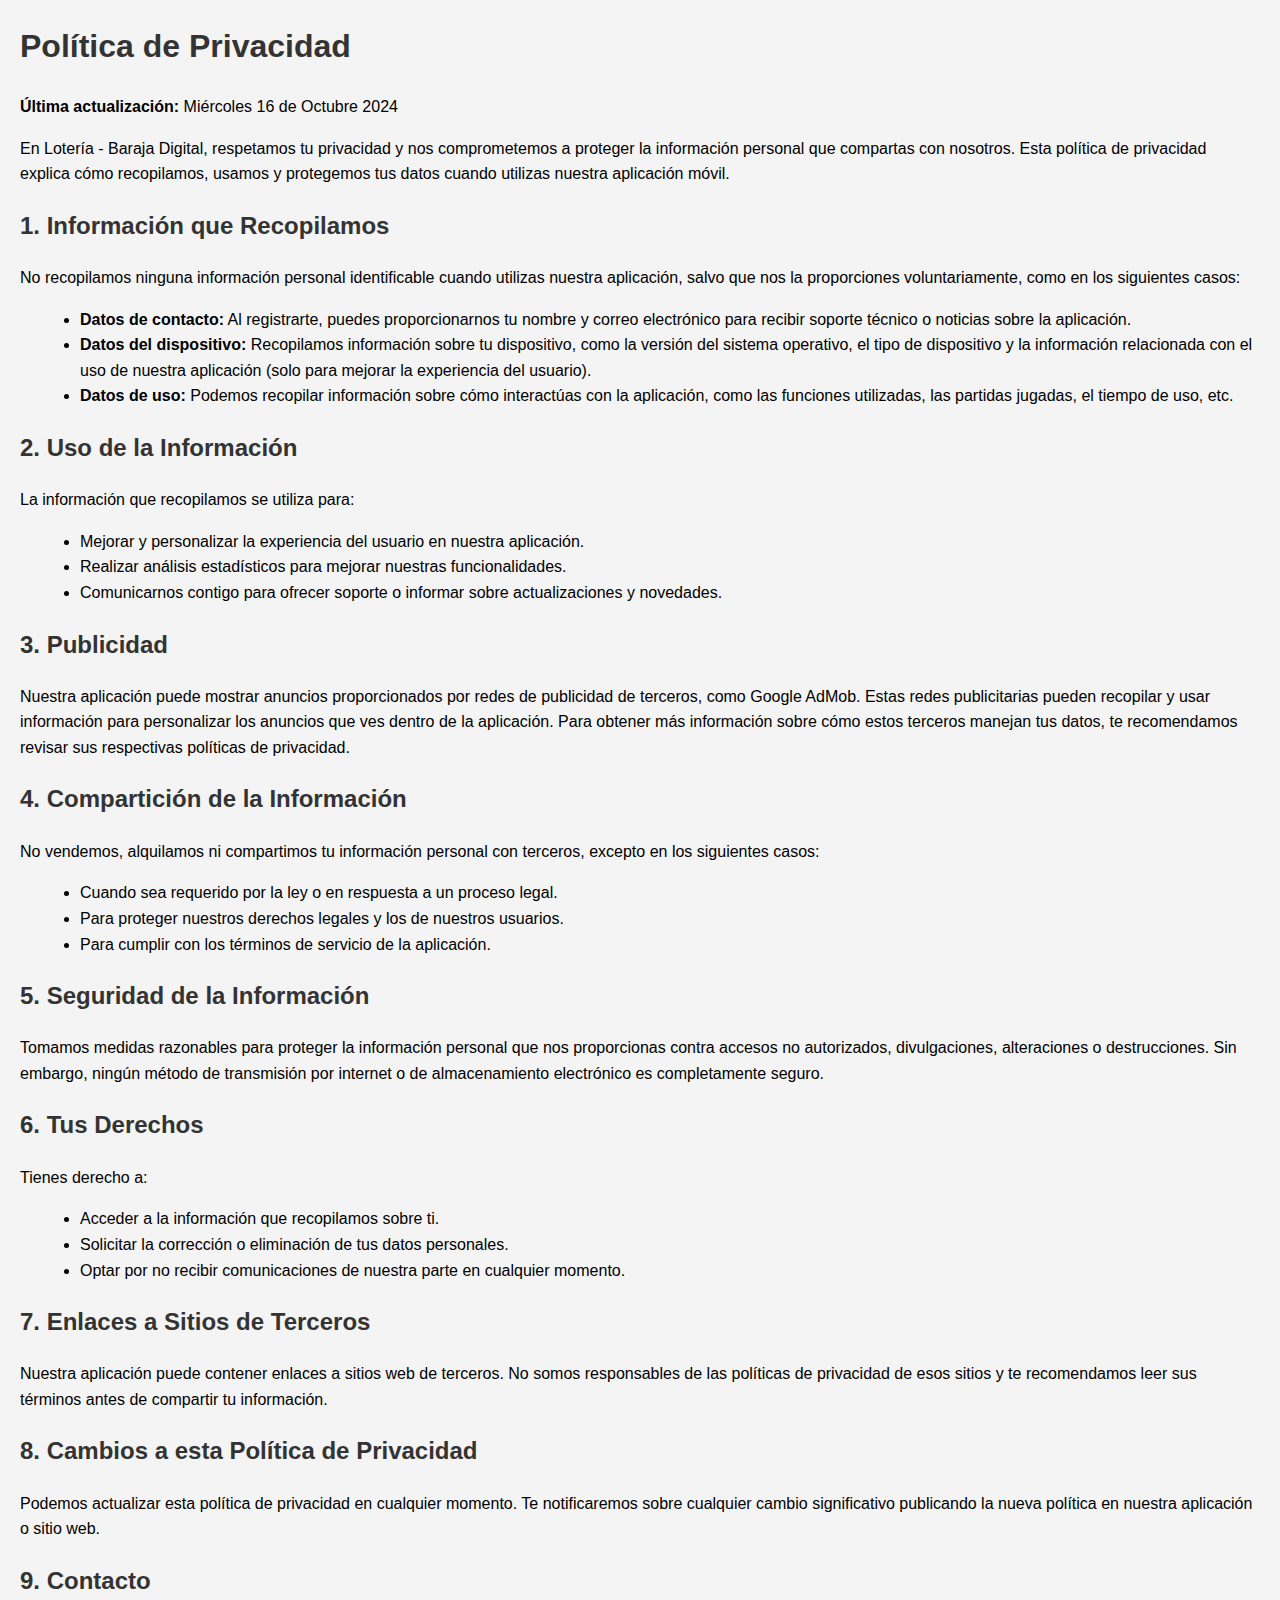
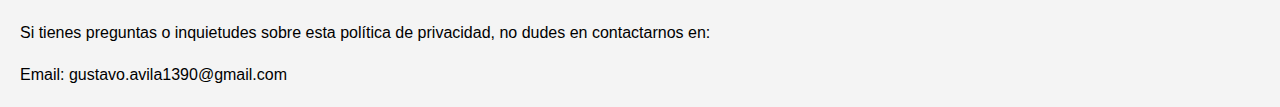
<file: politicas.html>
<!DOCTYPE html>
<html lang="es">
<head>
    <meta charset="UTF-8">
    <meta name="viewport" content="width=device-width, initial-scale=1.0">
    <title>Política de Privacidad</title>
    <style>
        body {
            font-family: Arial, sans-serif;
            line-height: 1.6;
            margin: 20px;
            background-color: #f4f4f4;
        }
        h1, h2 {
            color: #333;
        }
        p {
            margin-bottom: 15px;
        }
        ul {
            margin-left: 20px;
        }
    </style>
</head>
<body>
    <h1>Política de Privacidad</h1>
    <p><strong>Última actualización:</strong> Miércoles 16 de Octubre 2024</p>
    <p>En Lotería - Baraja Digital, respetamos tu privacidad y nos comprometemos a proteger la información personal que compartas con nosotros. Esta política de privacidad explica cómo recopilamos, usamos y protegemos tus datos cuando utilizas nuestra aplicación móvil.</p>

    <h2>1. Información que Recopilamos</h2>
    <p>No recopilamos ninguna información personal identificable cuando utilizas nuestra aplicación, salvo que nos la proporciones voluntariamente, como en los siguientes casos:</p>
    <ul>
        <li><strong>Datos de contacto:</strong> Al registrarte, puedes proporcionarnos tu nombre y correo electrónico para recibir soporte técnico o noticias sobre la aplicación.</li>
        <li><strong>Datos del dispositivo:</strong> Recopilamos información sobre tu dispositivo, como la versión del sistema operativo, el tipo de dispositivo y la información relacionada con el uso de nuestra aplicación (solo para mejorar la experiencia del usuario).</li>
        <li><strong>Datos de uso:</strong> Podemos recopilar información sobre cómo interactúas con la aplicación, como las funciones utilizadas, las partidas jugadas, el tiempo de uso, etc.</li>
    </ul>

    <h2>2. Uso de la Información</h2>
    <p>La información que recopilamos se utiliza para:</p>
    <ul>
        <li>Mejorar y personalizar la experiencia del usuario en nuestra aplicación.</li>
        <li>Realizar análisis estadísticos para mejorar nuestras funcionalidades.</li>
        <li>Comunicarnos contigo para ofrecer soporte o informar sobre actualizaciones y novedades.</li>
    </ul>

    <h2>3. Publicidad</h2>
    <p>Nuestra aplicación puede mostrar anuncios proporcionados por redes de publicidad de terceros, como Google AdMob. Estas redes publicitarias pueden recopilar y usar información para personalizar los anuncios que ves dentro de la aplicación. Para obtener más información sobre cómo estos terceros manejan tus datos, te recomendamos revisar sus respectivas políticas de privacidad.</p>

    <h2>4. Compartición de la Información</h2>
    <p>No vendemos, alquilamos ni compartimos tu información personal con terceros, excepto en los siguientes casos:</p>
    <ul>
        <li>Cuando sea requerido por la ley o en respuesta a un proceso legal.</li>
        <li>Para proteger nuestros derechos legales y los de nuestros usuarios.</li>
        <li>Para cumplir con los términos de servicio de la aplicación.</li>
    </ul>

    <h2>5. Seguridad de la Información</h2>
    <p>Tomamos medidas razonables para proteger la información personal que nos proporcionas contra accesos no autorizados, divulgaciones, alteraciones o destrucciones. Sin embargo, ningún método de transmisión por internet o de almacenamiento electrónico es completamente seguro.</p>

    <h2>6. Tus Derechos</h2>
    <p>Tienes derecho a:</p>
    <ul>
        <li>Acceder a la información que recopilamos sobre ti.</li>
        <li>Solicitar la corrección o eliminación de tus datos personales.</li>
        <li>Optar por no recibir comunicaciones de nuestra parte en cualquier momento.</li>
    </ul>

    <h2>7. Enlaces a Sitios de Terceros</h2>
    <p>Nuestra aplicación puede contener enlaces a sitios web de terceros. No somos responsables de las políticas de privacidad de esos sitios y te recomendamos leer sus términos antes de compartir tu información.</p>

    <h2>8. Cambios a esta Política de Privacidad</h2>
    <p>Podemos actualizar esta política de privacidad en cualquier momento. Te notificaremos sobre cualquier cambio significativo publicando la nueva política en nuestra aplicación o sitio web.</p>

    <h2>9. Contacto</h2>
    <p>Si tienes preguntas o inquietudes sobre esta política de privacidad, no dudes en contactarnos en:</p>
    <p>Email: gustavo.avila1390@gmail.com</p>
</body>
</html>
</file>
